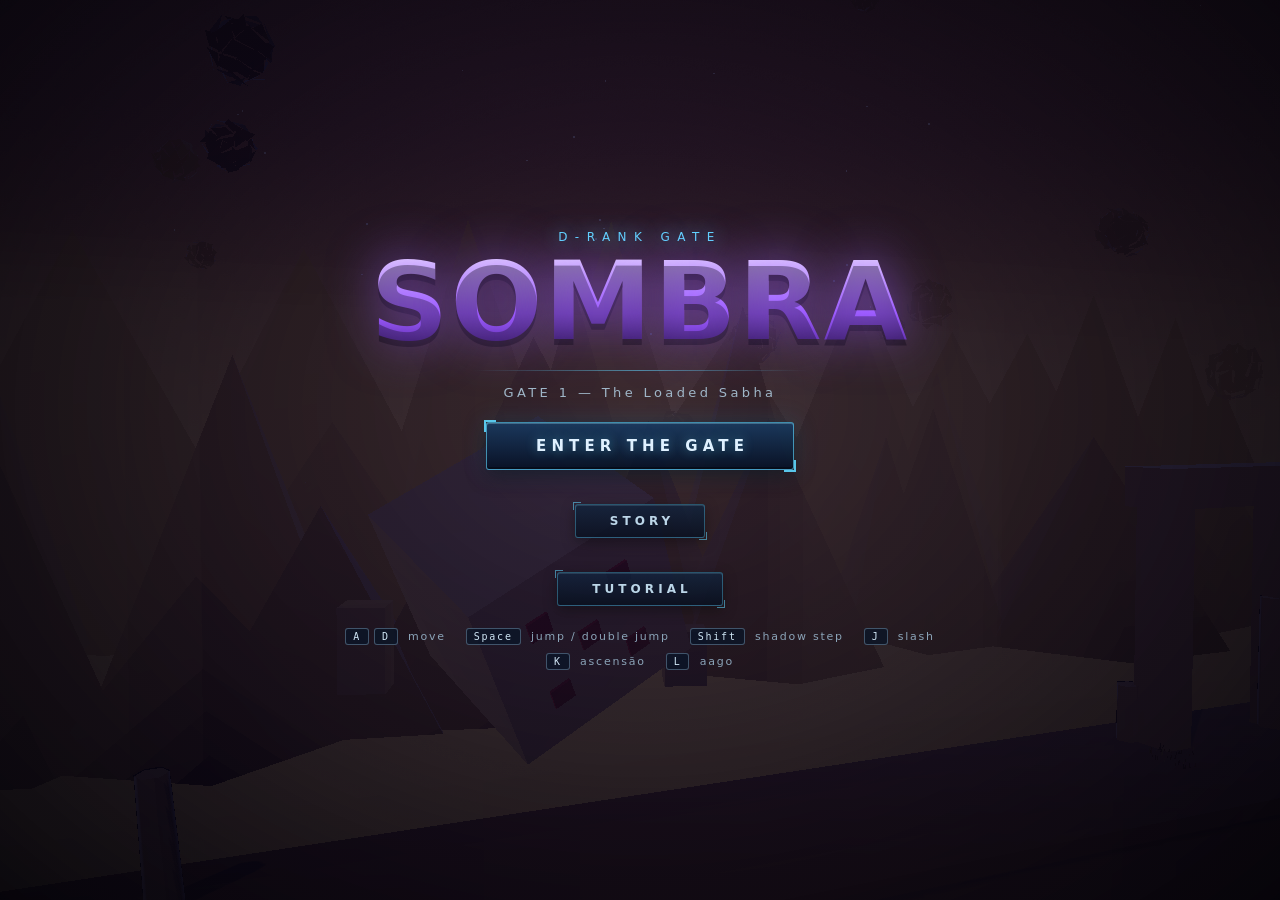
<file: index.html>
<!doctype html>
<html lang="en">
<head>
<meta charset="utf-8">
<!-- `viewport-fit=cover` so the game reaches under a notch and `#touch` pads
     itself back out with the safe-area insets; `user-scalable=no` because a
     double-tap on the slash button is a double tap, not a zoom. -->
<meta name="viewport" content="width=device-width, initial-scale=1, viewport-fit=cover, user-scalable=no">
<title>SOMBRA</title>
<link rel="stylesheet" href="src/ui/style.css">
<script type="importmap">
{
  "imports": {
    "three": "./vendor/three/build/three.module.js",
    "three/addons/": "./vendor/three/addons/"
  }
}
</script>
</head>
<body>
<div id="stage">
  <canvas id="view"></canvas>

  <!-- Everything below is DOM overlay: the System's windows are HTML, not 3D. -->
  <div id="hud" class="hidden">
    <div class="bars">
      <div class="bar hp"><i></i><span>HP</span><b id="hp-text">100/100</b></div>
      <div class="bar mp"><i></i><span>MP</span><b id="mp-text">50/50</b></div>
      <div class="xp"><i></i></div>
      <div class="lvl">LV <b id="lvl-text">1</b></div>
    </div>
    <div id="rank" class="rank">
      <div class="letter">D</div>
      <div class="word">DORMANT</div>
      <div class="meter"><i></i></div>
    </div>
    <div id="combo" class="combo"><b>0</b><span>HITS</span></div>
    <!-- Rank-ups announce themselves over the fight. The corner meter went
         unnoticed across two playtests, and the fix for "I never looked at it"
         is not a bigger thing in the place nobody looks. -->
    <div id="rank-callout" class="rank-callout"><b></b><span></span></div>
    <div id="objective" class="objective"></div>
    <div id="boss-bar" class="boss-bar hidden">
      <div class="boss-name">DWAR-RAKSHAK</div>
      <div class="boss-track"><i></i></div>
    </div>
  </div>

  <!-- On-screen controls. Empty here and built from the layout descriptor in
       src/ui/touch.js, which is also what tools/touchcheck.js reads — markup
       can only be checked by looking at it. -->
  <div id="touch" class="hidden"></div>

  <div id="windows"></div>
  <div id="toasts"></div>

  <!-- The training hall's own control, shown only while it is open — see
       `main.js`'s `enterTutorial`. Available from the very first prompt, per
       issue #35: anyone who just wants to fight can leave immediately. -->
  <button id="tutorial-skip" class="cta secondary hidden">SKIP</button>

  <div id="title" class="screen">
    <div class="title-art">
      <div class="sub">D&#8209;RANK GATE</div>
      <h1><span>SOMBRA</span></h1>
      <div class="rule"></div>
      <p class="tag">Level 1 &mdash; Hollow of the Kneeling Stone</p>
    </div>
    <button id="start" class="cta">ENTER THE GATE</button>
    <!-- Only shown once a save has advanced past gate 1 — `main.js` unhides
         it. Resets the save and re-enters at gate 1, since `start` alone
         always resumes at the furthest gate reached and there was otherwise
         no way back to the beginning of the campaign short of clearing
         `localStorage` by hand. -->
    <button id="new-game" class="cta secondary hidden">NEW GAME</button>
    <!-- Always shown, unlike `new-game` — replays the pre-game opening
         on demand for anyone who wants to re-read it. See issue #34. -->
    <button id="story" class="cta secondary">STORY</button>
    <!-- Always shown — re-enters the training hall on demand, any time,
         independently of `new-game`'s campaign reset. See issue #35. -->
    <button id="tutorial-btn" class="cta secondary">TUTORIAL</button>
    <!-- Android shell only, and only where the consent SDK requires a way
         back to the consent form — `main.js` unhides it. Labelled from
         `STRINGS.PRIVACY_OPTIONS`. -->
    <button id="privacy-btn" class="cta secondary hidden"></button>
    <div class="controls-hint">
      <div><kbd>A</kbd><kbd>D</kbd> move</div>
      <div><kbd>Space</kbd> jump / double jump</div>
      <div><kbd>Shift</kbd> shadow step</div>
      <div><kbd>J</kbd> slash</div>
      <div><kbd>K</kbd> ascens&atilde;o</div>
      <div><kbd>L</kbd> aago</div>
    </div>
  </div>

  <div id="pause" class="screen hidden">
    <h2>PAUSED</h2>
    <button id="resume" class="cta">RESUME</button>
    <div class="controls-hint"><div><kbd>Esc</kbd> resume</div><div><kbd>R</kbd> restart gate</div></div>
  </div>

  <div id="death" class="screen hidden">
    <h2 class="fail">YOU HAVE DIED</h2>
    <p class="tag">The gate does not remember you.</p>
    <!-- The rewarded-ad revive. Hidden unless `Game.secondWindOffered()` says
         otherwise, which under the null ad bridge — the web build, Pages,
         `?sim` — is never. Labelled from `STRINGS` by `HUD`. -->
    <button id="second-wind" class="cta second-wind hidden"><b></b><small></small></button>
    <button id="retry" class="cta">RISE AGAIN</button>
  </div>

  <div id="clear" class="screen hidden">
    <h2 class="win">GATE CLEARED</h2>
    <div id="clear-stats" class="stats"></div>
    <button id="again" class="cta">RUN IT AGAIN</button>
  </div>

  <div id="boot" class="screen">
    <div class="boot-mark">&#10022;</div>
    <p>AWAKENING&hellip;</p>
  </div>
</div>
<script type="module" src="src/main.js"></script>
</body>
</html>
</file>
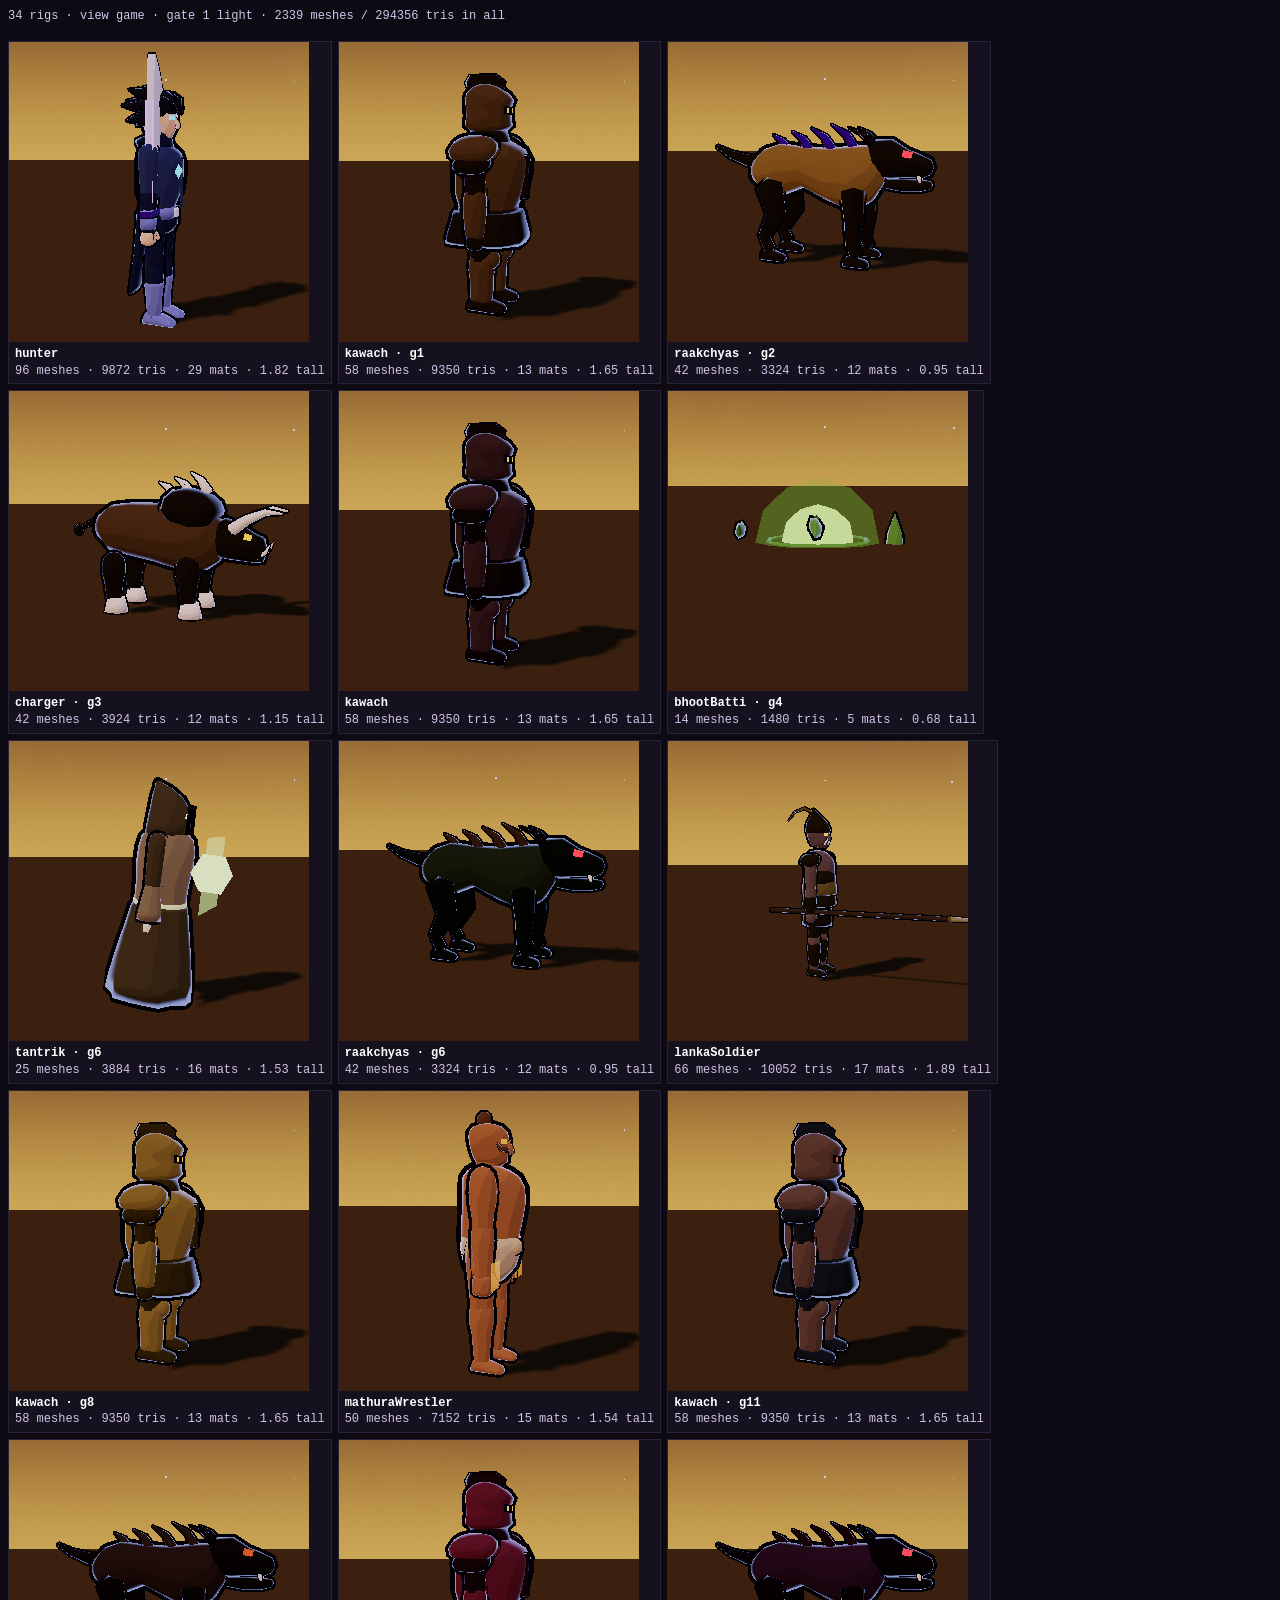
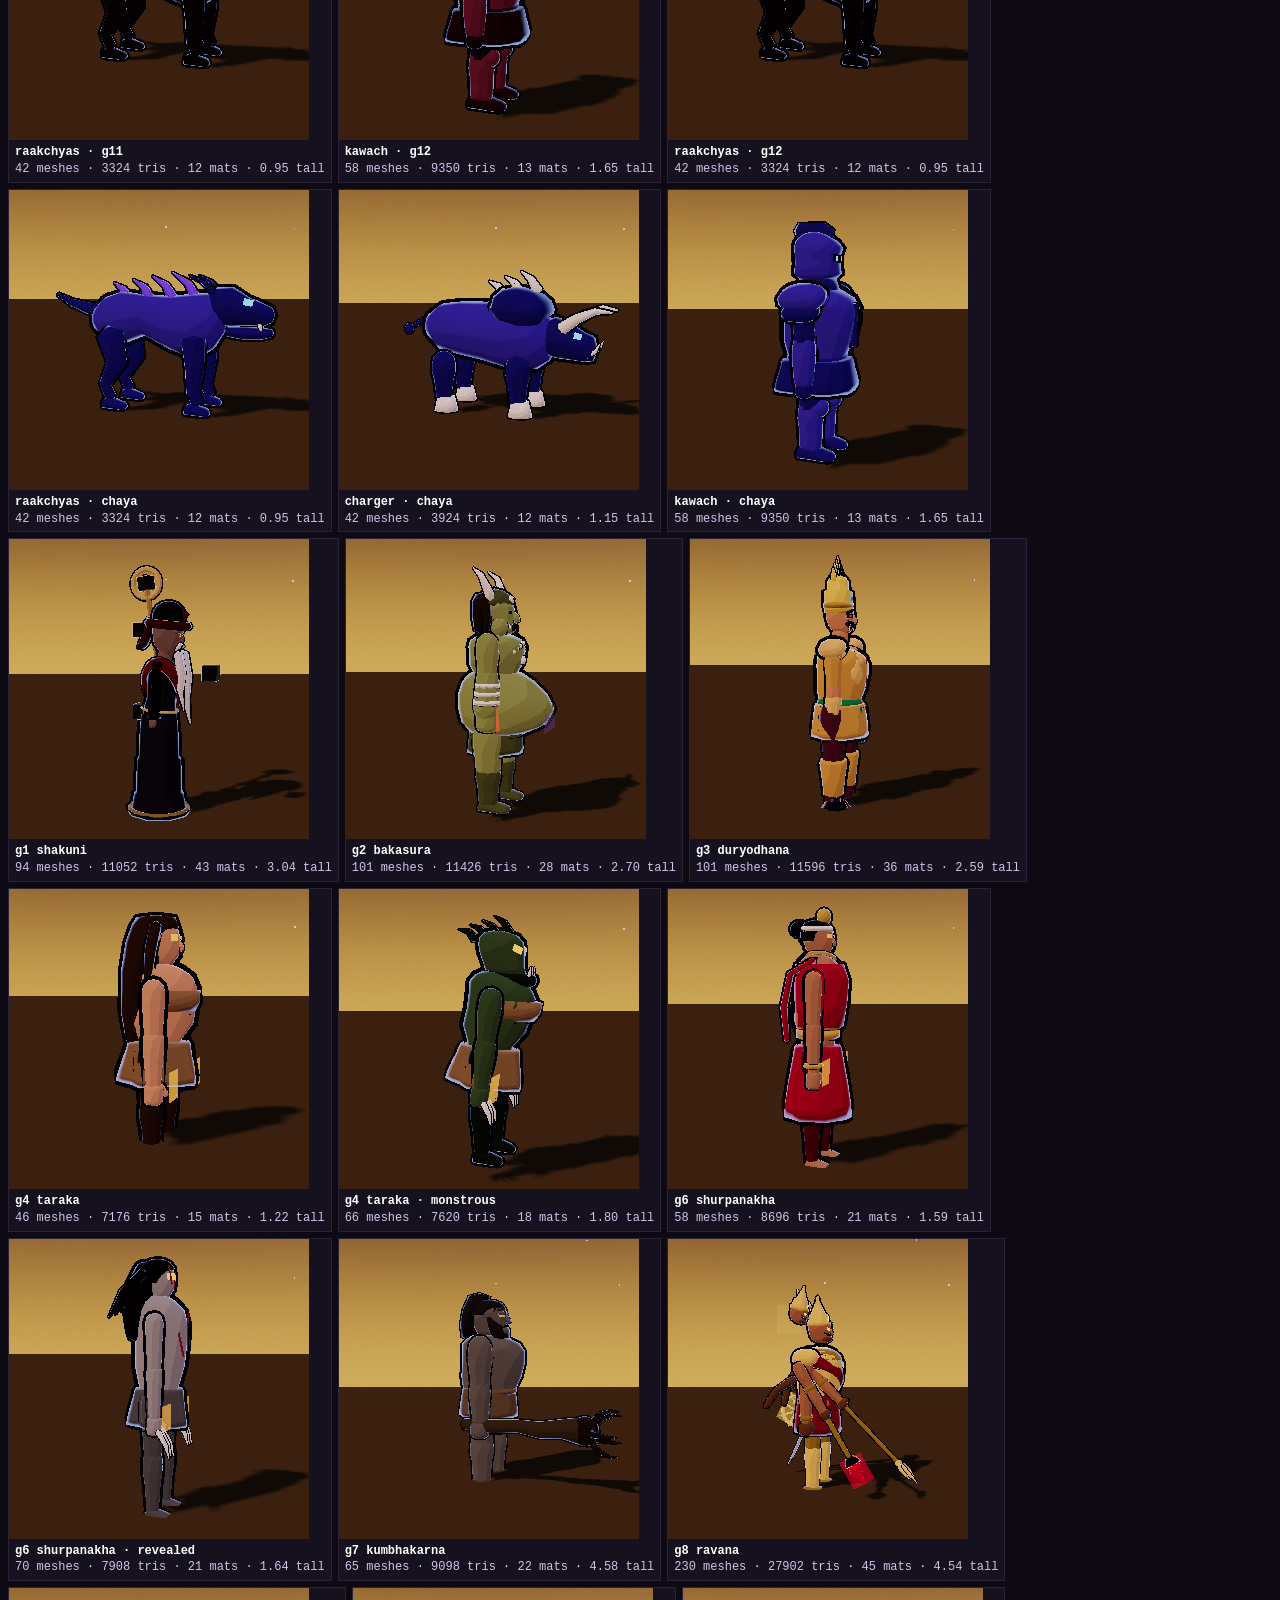
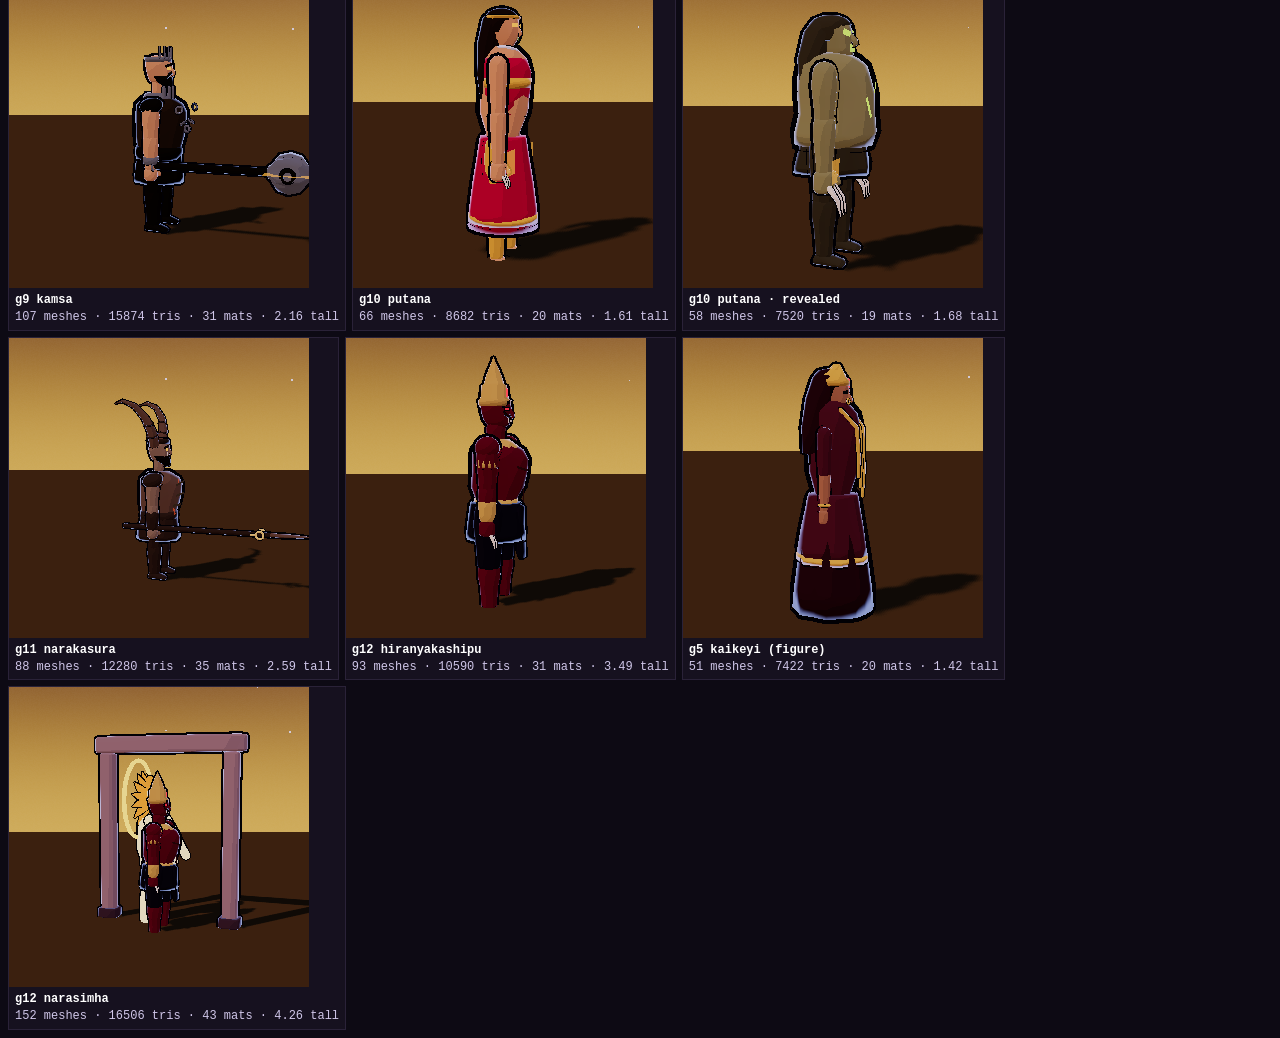
<file: tools/gallery.html>
<!doctype html>
<html lang="en">
<head>
<meta charset="utf-8">
<meta name="viewport" content="width=device-width, initial-scale=1">
<title>SOMBRA — rig gallery</title>
<!-- Every character the campaign builds, lit and tone-mapped the way the game
     is, one cell each. `?sim` cannot see geometry; this is how an art pass is
     looked at. Serve with tools/serve.py and open /tools/gallery.html.
       ?rig=hunter,kawach        only these (substring match on the label)
       &view=game|front|back|face camera: the game's angle (default), the
                                  face-on +X view, from behind, or a head crop
       &pose=bend                 bend every elbow/knee/shoulder/hip, to see
                                  what a joint looks like mid-swing
       &gate=N                    light with gate N's realm (1-based)
       &size=N                    cell size in px (default 300) -->
<style>
  :root { color-scheme: dark; }
  body { margin: 0; background: #0d0a14; color: #cfc6e8; font: 12px/1.4 ui-monospace, Menlo, monospace; }
  #grid { display: flex; flex-wrap: wrap; gap: 6px; padding: 8px; }
  figure { margin: 0; background: #16111f; border: 1px solid #2a2238; }
  figure img { display: block; }
  figcaption { padding: 4px 6px; white-space: pre; }
  figcaption b { color: #fff; }
  #status { padding: 8px; }
</style>
<script type="importmap">
{
  "imports": {
    "three": "../vendor/three/build/three.module.js",
    "three/addons/": "../vendor/three/addons/"
  }
}
</script>
</head>
<body>
<div id="status">building…</div>
<div id="grid"></div>
<script type="module" src="gallery.js"></script>
</body>
</html>
</file>
<file: src/ui/style.css>
/* The System's interface.
   Everything here is DOM sitting over the WebGL canvas: translucent blue-black
   panels, thin cyan rules, wide letter-spacing. */

:root {
  --cyan: #5fd8ff;
  --cyan-dim: #2b7ea8;
  --violet: #9d5cff;
  --amber: #ffb347;
  --crimson: #ff4d5e;
  --panel: rgba(10, 20, 38, 0.82);
  --panel-edge: rgba(95, 216, 255, 0.55);
  --ink: #dff1ff;
  --sans: 'Avenir Next Condensed', 'Helvetica Neue', 'Arial Narrow', system-ui, sans-serif;
  --mono: 'SF Mono', 'JetBrains Mono', Menlo, monospace;
}

* { box-sizing: border-box; margin: 0; padding: 0; }

html, body {
  height: 100%;
  background: #06040e;
  overflow: hidden;
  font-family: var(--sans);
  color: var(--ink);
  -webkit-font-smoothing: antialiased;
  cursor: default;
  user-select: none;
}

#stage { position: fixed; inset: 0; }
#view { display: block; width: 100%; height: 100%; }
.hidden { display: none !important; }

/* ---------- HUD ---------- */

#hud {
  position: absolute;
  inset: 0;
  pointer-events: none;
  padding: 22px 26px;
}

.bars { width: min(30vw, 340px); }

.bar {
  position: relative;
  height: 17px;
  margin-bottom: 6px;
  background: rgba(4, 10, 22, 0.72);
  border: 1px solid rgba(120, 170, 210, 0.35);
  transform: skewX(-18deg);
  overflow: hidden;
}
.bar i {
  position: absolute;
  inset: 0;
  transform-origin: left;
  transition: transform 0.18s cubic-bezier(0.2, 0.9, 0.3, 1);
}
.bar.hp i { background: linear-gradient(90deg, #2fd6a8, #7ff2c9); box-shadow: 0 0 18px #2fd6a8aa; }
.bar.mp i { background: linear-gradient(90deg, #3f7fe8, #7fd0ff); box-shadow: 0 0 18px #3f7fe8aa; }
.bar.hp.low i { background: linear-gradient(90deg, #d63b52, #ff8a97); box-shadow: 0 0 22px #ff4d5eaa; }
.bar span {
  position: absolute;
  left: 9px;
  top: 1px;
  transform: skewX(18deg);
  font-size: 11px;
  letter-spacing: 0.22em;
  font-weight: 700;
  text-shadow: 0 1px 3px #000;
}
.bar b {
  position: absolute;
  right: 9px;
  top: 1px;
  transform: skewX(18deg);
  font-size: 11px;
  font-family: var(--mono);
  font-weight: 500;
  text-shadow: 0 1px 3px #000;
}

.xp {
  height: 4px;
  width: 62%;
  background: rgba(4, 10, 22, 0.72);
  transform: skewX(-18deg);
  overflow: hidden;
  border: 1px solid rgba(120, 170, 210, 0.22);
}
.xp i {
  display: block;
  height: 100%;
  background: var(--amber);
  box-shadow: 0 0 12px var(--amber);
  transform-origin: left;
  transform: scaleX(0);
  transition: transform 0.3s ease-out;
}

.lvl {
  margin-top: 7px;
  font-size: 12px;
  letter-spacing: 0.3em;
  color: #9fc4dd;
}
.lvl b { color: #fff; font-size: 16px; text-shadow: 0 0 14px var(--cyan); }

/* ---------- Style rank (Devil May Cry's contribution) ---------- */

#rank {
  position: absolute;
  right: 26px;
  top: 20px;
  width: 190px;
  text-align: right;
  opacity: 0;
  transform: translateX(28px);
  transition: opacity 0.22s, transform 0.22s;
}
#rank.on { opacity: 1; transform: none; }
/* Rank-up needs to happen in peripheral vision — the playtest never noticed the
   meter at all until it was pointed out. */
#rank.bump .letter { animation: rankBump 0.42s cubic-bezier(0.16, 1, 0.3, 1); }
@keyframes rankBump {
  0% { transform: scale(1.75); filter: brightness(2.4); }
  60% { transform: scale(0.94); }
  100% { transform: scale(1); filter: brightness(1); }
}
#rank .letter {
  font-size: 104px;
  line-height: 0.82;
  font-weight: 800;
  font-style: italic;
  letter-spacing: -0.03em;
  color: #fff;
  text-shadow: 0 0 26px currentColor, 0 5px 0 rgba(0, 0, 0, 0.45);
}
#rank .word {
  font-size: 16px;
  letter-spacing: 0.26em;
  font-weight: 700;
  margin-top: 2px;
  opacity: 0.92;
}
#rank .meter {
  margin-top: 7px;
  height: 6px;
  background: rgba(4, 10, 22, 0.7);
  transform: skewX(-18deg);
  overflow: hidden;
}
#rank .meter i {
  display: block;
  height: 100%;
  background: currentColor;
  transform-origin: right;
  transform: scaleX(0);
}
/* One source of truth for rank colour: the corner meter and the callout wear
   the same class, so they can never drift apart. */
#rank.r0, .rank-callout.r0 { color: #8fa6b8; }
#rank.r1, .rank-callout.r1 { color: #7fd0ff; }
#rank.r2, .rank-callout.r2 { color: #7ff2c9; }
#rank.r3, .rank-callout.r3 { color: #ffd24d; }
#rank.r4, .rank-callout.r4 { color: #ff8a3d; }
#rank.r5, .rank-callout.r5 { color: #ff4d7e; }

/* Rank-up, announced over the fight.
 *
 * The corner meter was reported unnoticed in round 1, and unnoticed again in
 * round 2 after the letter went 76px -> 104px with a flash on rank-up. Making
 * the thing in the corner louder was answering the wrong question: the player
 * is watching the hunter, not the top-right of the screen, so the meter has to
 * come to them once, at the moment it changes, and then get out of the way.
 *
 * Anchored just above centre and pinned behind the play area's focal point, it
 * inherits the rank colour from #rank via a custom property so the two can
 * never disagree. */
.rank-callout {
  position: absolute;
  left: 50%;
  top: 34%;
  transform: translate(-50%, -50%);
  text-align: center;
  pointer-events: none;
  opacity: 0;
  color: #fff;
}
.rank-callout.on {
  animation: rankCallout 0.95s cubic-bezier(0.16, 1, 0.3, 1) forwards;
}
.rank-callout b {
  display: block;
  font-size: 128px;
  line-height: 0.85;
  font-weight: 800;
  font-style: italic;
  letter-spacing: -0.04em;
  text-shadow: 0 0 40px currentColor, 0 0 90px currentColor, 0 6px 0 rgba(0, 0, 0, 0.5);
}
.rank-callout span {
  display: block;
  margin-top: 6px;
  font-size: 20px;
  font-weight: 700;
  letter-spacing: 0.42em;
  text-indent: 0.42em;
  text-shadow: 0 0 18px currentColor;
}
@keyframes rankCallout {
  0% { opacity: 0; transform: translate(-50%, -50%) scale(0.55) skewX(-12deg); }
  18% { opacity: 1; transform: translate(-50%, -50%) scale(1.12) skewX(-12deg); }
  34% { transform: translate(-50%, -50%) scale(1) skewX(-12deg); }
  70% { opacity: 0.95; }
  100% { opacity: 0; transform: translate(-50%, -58%) scale(1.04) skewX(-12deg); }
}
@media (prefers-reduced-motion: reduce) {
  .rank-callout.on { animation-duration: 0.6s; }
}

#combo {
  position: absolute;
  right: 30px;
  top: 176px;
  text-align: right;
  opacity: 0;
  transition: opacity 0.2s;
}
#combo.on { opacity: 1; }
#combo b {
  font-size: 40px;
  font-style: italic;
  font-weight: 800;
  color: #fff;
  text-shadow: 0 0 20px var(--cyan);
}
#combo span { font-size: 11px; letter-spacing: 0.3em; margin-left: 5px; color: #9fc4dd; }

.objective {
  position: absolute;
  left: 0;
  right: 0;
  bottom: 34px;
  text-align: center;
  font-size: 13px;
  letter-spacing: 0.3em;
  color: #bcd8ec;
  text-shadow: 0 2px 10px #000;
  opacity: 0;
  transition: opacity 0.4s;
}
.objective.on { opacity: 0.95; }

/* ---------- Boss bar ---------- */

.boss-bar {
  position: absolute;
  left: 50%;
  transform: translateX(-50%);
  bottom: 62px;
  width: min(58vw, 720px);
  text-align: center;
}
.boss-name {
  font-size: 13px;
  letter-spacing: 0.42em;
  margin-bottom: 6px;
  color: #e6d2ff;
  text-shadow: 0 0 16px var(--violet);
}
.boss-track {
  height: 11px;
  background: rgba(4, 10, 22, 0.8);
  border: 1px solid rgba(157, 92, 255, 0.5);
  transform: skewX(-18deg);
  overflow: hidden;
}
.boss-track i {
  display: block;
  height: 100%;
  background: linear-gradient(90deg, #6a2fd6, #c9a3ff);
  box-shadow: 0 0 20px #9d5cffcc;
  transform-origin: left;
  transition: transform 0.2s ease-out;
}

/* ---------- System windows ---------- */

#windows {
  position: absolute;
  inset: 0;
  display: grid;
  justify-items: center;
  /* `start` rather than `center`: it packs whatever rows exist — ordinarily
   * one, occasionally two if a second window opens before the first closes —
   * at the top instead of spreading them across the full height. Grid's rows
   * size to their content by default, unlike a flex row's cross-axis, so
   * nothing here stretches a window to fill the container. */
  align-content: start;
  /* Anchored near the top rather than dead centre. The camera frames the
   * hunter around the vertical middle of the screen — see the note on
   * `.rank-callout` — and a window sitting there covers the fight it is
   * reporting on, which is what a phone playtest measured directly: centred,
   * the panel's lower edge crossed the hunter's chest with enemies still
   * live. Up here it clears that band at every width the layout supports. */
  padding-top: 8vh;
  pointer-events: none;
}

.sys-window {
  /* Scales with the viewport — the idiom `.bars` and `.boss-bar` already use —
   * rather than being pinned in pixels. `78vw` does not bind until the
   * viewport drops under ~423px (min) / ~564px (max), so nothing changes at
   * desktop widths; at 360px wide it caps the panel at 78% of the screen,
   * against the 94% the fixed 330px `min-width` alone measured there. */
  min-width: min(330px, 78vw);
  max-width: min(440px, 78vw);
  /* Lower than it was — 0.93 down to 0.85 — so the fight reads through it
   * now that there is no blur behind it — see below. */
  background: rgba(10, 20, 38, 0.85);
  border: 1px solid var(--panel-edge);
  box-shadow: 0 0 40px rgba(50, 160, 220, 0.28), inset 0 0 30px rgba(40, 120, 190, 0.14);
  padding: 20px 26px 22px;
  text-align: center;
  animation: sysIn 0.28s cubic-bezier(0.16, 1, 0.3, 1);
  /* Nothing here promotes this element onto its own compositor layer, and that
   * is deliberate — it was the frame-skip.
   *
   * This window used to carry `backdrop-filter: blur(3px)` plus the
   * `will-change` and `translateZ(0)` that accelerate it. Over a full-screen
   * WebGL canvas an own-layer element makes the browser keep a separate texture
   * and re-composite it every frame the window is alive, so the cost lasts as
   * long as the window rather than being paid once when it opens. Removing the
   * filter alone changed nothing; removing the layer with it fixed it.
   *
   * Do not reintroduce `will-change`, `translateZ(0)`, `backdrop-filter` or a
   * `filter` here without measuring. See `docs/DECISIONS.md`. */
}
.sys-window.out { animation: sysOut 0.24s ease-in forwards; }
/* Unlike every other `.sys-window`, this one holds until clicked rather than
 * timing itself out, so it needs the clicks `#windows` otherwise blocks —
 * see the note on `#windows` above `pointer-events: none`. Stacks directly
 * below whatever `_fireBeats('cleared')` opened, via DOM order in the same
 * grid column, rather than fighting it for centre screen. */
.boss-rest { pointer-events: auto; margin-top: 14px; }
.boss-rest .cta { margin-top: 4px; }
/* A paged story-beat window's NEXT button needs the same click-through as
 * `.boss-rest` above — see the note on `#windows` above `pointer-events: none`. */
.sys-window.paging { pointer-events: auto; }
/* The System reporting that it has no record of a place, rather than the
 * game failing to render one — a stutter in the window's own opacity, not in
 * the frame around it. Only `opacity`/`transform` move, same as `sysIn` next
 * to it: the note above is explicit that `filter`/`backdrop-filter` on this
 * element cost a frame-skip once already. */
.sys-window.glitch { animation: sysIn 0.28s cubic-bezier(0.16, 1, 0.3, 1), sysGlitch 0.42s steps(1) 0.28s 2; }
@keyframes sysGlitch {
  0%, 100% { opacity: 1; transform: none; }
  35% { opacity: 0.55; transform: translateX(-3px); }
  60% { opacity: 0.85; transform: translateX(2px); }
}
.sys-window h3 {
  font-size: 13px;
  letter-spacing: 0.42em;
  color: var(--cyan);
  font-weight: 700;
  margin-bottom: 12px;
}
.sys-window .divider {
  height: 1px;
  background: linear-gradient(90deg, transparent, var(--panel-edge), transparent);
  margin: 10px 0 12px;
}
/* `docs/DECISIONS.md` § "A Warden's intro and defeat are a scene, not a
 * line" — `.big` used to render as an oversized, glowing headline against
 * `p`'s plain paragraph, so a two-sentence beat read as a title plus a
 * caption. `h3` above is the only element in this window still allowed a
 * distinct treatment — it names who is speaking, once, per window. Every
 * sentence of what they actually say, however many a beat carries, renders
 * identically: this rule, not just this one selector. */
.sys-window p, .sys-window .big {
  font-size: 15px;
  font-weight: 400;
  line-height: 1.5;
  letter-spacing: 0.04em;
  margin: 0 0 6px;
  text-shadow: none;
}
.sys-window p:last-child, .sys-window .big:last-child { margin-bottom: 0; }
.sys-window ul { list-style: none; font-family: var(--mono); font-size: 13px; }
.sys-window li { display: flex; justify-content: space-between; padding: 3px 0; }
.sys-window li span { color: #8fb4cc; }
.sys-window li b { color: #fff; }
.sys-window li b.up { color: #7ff2c9; }

@keyframes sysIn {
  from { opacity: 0; transform: translateY(14px) scale(0.94); }
  to { opacity: 1; transform: none; }
}
@keyframes sysOut {
  to { opacity: 0; transform: translateY(-10px) scale(0.97); }
}

/* ---------- Toasts (level up, quest ticks) ---------- */

#toasts {
  position: absolute;
  left: 50%;
  top: 15%;
  transform: translateX(-50%);
  display: flex;
  flex-direction: column;
  gap: 8px;
  align-items: center;
  pointer-events: none;
}
.toast {
  background: var(--panel);
  border-left: 3px solid var(--cyan);
  padding: 8px 20px;
  font-size: 13px;
  letter-spacing: 0.2em;
  max-width: 86vw;
  text-align: center;
  box-shadow: 0 0 26px rgba(50, 160, 220, 0.3);
  animation: toastIn 0.3s cubic-bezier(0.16, 1, 0.3, 1);
}
.toast.warn { border-left-color: var(--crimson); }
.toast.gold { border-left-color: var(--amber); }
.toast.out { animation: toastOut 0.35s ease-in forwards; }
@keyframes toastIn { from { opacity: 0; transform: translateX(-26px); } to { opacity: 1; transform: none; } }
@keyframes toastOut { to { opacity: 0; transform: translateY(-14px); } }

/* ---------- The training hall's SKIP control ---------- */

/* Fixed rather than laid out with the HUD: it has to survive every prompt the
   hall shows, including the very first one, and a HUD element positioned
   among the vitals bars would fight `#windows` for the same corner of the
   screen those already occupy. See `main.js`'s `enterTutorial`. */
#tutorial-skip {
  position: fixed;
  top: 18px;
  right: 18px;
  z-index: 6;
}

/* ---------- Full screens ---------- */

.screen {
  position: absolute;
  inset: 0;
  display: flex;
  flex-direction: column;
  align-items: center;
  justify-content: center;
  gap: 22px;
  /* Denser than it was, because there is no blur behind it any more.
   *
   * These overlays carried `backdrop-filter: blur(2px)`, which is a per-frame
   * composite over whatever the canvas is drawing — and the title screen draws
   * a slowly drifting camera behind it for as long as the page is open. That
   * makes it a permanent cost on the first thing a visitor sees, for a 2px
   * blur nobody is looking at. The gradient was already doing the separation
   * work; it now does all of it.
   *
   * Not to be confused with the frame-skip, which was the compositor layer on
   * `.sys-window` and is fixed. See the note there. */
  background: radial-gradient(ellipse at 50% 45%, rgba(20, 10, 46, 0.72), rgba(4, 3, 10, 0.97));
  z-index: 10;
}

#boot { background: #06040e; gap: 14px; }
#boot .boot-mark { font-size: 40px; color: var(--violet); animation: pulse 1.5s ease-in-out infinite; }
#boot p { font-size: 12px; letter-spacing: 0.5em; color: #6f8ba0; }
@keyframes pulse { 50% { opacity: 0.25; } }

.title-art { text-align: center; }
.title-art .sub {
  font-size: 12px;
  letter-spacing: 0.62em;
  color: var(--cyan);
  margin-bottom: 10px;
  text-shadow: 0 0 18px var(--cyan);
}
.title-art h1 {
  font-size: clamp(46px, 9vw, 108px);
  font-weight: 800;
  line-height: 0.88;
  letter-spacing: 0.02em;
  text-shadow: 0 0 50px rgba(157, 92, 255, 0.65), 0 6px 0 rgba(0, 0, 0, 0.4);
}
.title-art h1 span {
  display: block;
  color: transparent;
  background: linear-gradient(180deg, #e9d9ff, #9d5cff 62%, #4a1f8f);
  -webkit-background-clip: text;
  background-clip: text;
}
.title-art .rule {
  height: 1px;
  margin: 20px auto 14px;
  width: 62%;
  background: linear-gradient(90deg, transparent, var(--panel-edge), transparent);
}
.tag { font-size: 13px; letter-spacing: 0.26em; color: #9fb6c8; }

/* A phone held landscape is ~410 CSS px tall, and the title screen can carry
 * five buttons there — NEW GAME once a save moves past gate 1, PRIVACY
 * OPTIONS in the Android shell where consent law needs it. At the desktop
 * spacing that column is ~490 px and the logo and the last button fall off
 * both edges, so short viewports tighten the column rather than drop a
 * button: the logo scales with the height and the gaps close up. */
@media (max-height: 520px) {
  #title { gap: 8px; }
  #title .cta.secondary { margin-top: 0; padding: 7px 24px; }
  .title-art h1 { font-size: min(clamp(46px, 9vw, 108px), 15vh); }
  .title-art .sub { margin-bottom: 4px; }
  .title-art .rule { margin: 10px auto 8px; }
}

h2 { font-size: clamp(34px, 6vw, 62px); font-weight: 800; letter-spacing: 0.06em; }
h2.fail { color: var(--crimson); text-shadow: 0 0 44px rgba(255, 77, 94, 0.6); }
h2.win { color: #7ff2c9; text-shadow: 0 0 44px rgba(127, 242, 201, 0.55); }

/* The System's buttons: a lit panel with a cyan edge, bracketed at two
 * corners like the windows' own frames, and a sheen that crosses on hover.
 * No `filter`, `backdrop-filter` or `will-change` — see `.sys-window`. */
.cta {
  position: relative;
  pointer-events: auto;
  background:
    linear-gradient(105deg, transparent 38%, rgba(170, 235, 255, 0.16) 50%, transparent 62%) -160% 0 / 250% 100% no-repeat,
    linear-gradient(180deg, rgba(26, 58, 96, 0.94), rgba(8, 18, 38, 0.94));
  border: 1px solid rgba(95, 216, 255, 0.62);
  border-radius: 3px;
  color: var(--ink);
  font-family: var(--sans);
  font-size: 15px;
  font-weight: 700;
  letter-spacing: 0.34em;
  padding: 14px 44px 14px calc(44px + 0.34em);
  cursor: pointer;
  text-shadow: 0 0 12px rgba(95, 216, 255, 0.45);
  box-shadow:
    inset 0 1px 0 rgba(170, 235, 255, 0.28),
    inset 0 -2px 0 rgba(0, 0, 0, 0.35),
    0 6px 20px rgba(0, 0, 0, 0.45),
    0 0 24px rgba(50, 160, 220, 0.22);
  transition: background-position 0.5s ease, box-shadow 0.16s, transform 0.12s, border-color 0.16s;
}
/* Corner brackets, top-left and bottom-right. */
.cta::before,
.cta::after {
  content: '';
  position: absolute;
  width: 10px;
  height: 10px;
  border: 2px solid var(--cyan);
  pointer-events: none;
  opacity: 0.9;
}
.cta::before { top: -3px; left: -3px; border-right: 0; border-bottom: 0; }
.cta::after { bottom: -3px; right: -3px; border-left: 0; border-top: 0; }
.cta:hover {
  background-position: 160% 0, 0 0;
  border-color: var(--cyan);
  box-shadow:
    inset 0 1px 0 rgba(190, 240, 255, 0.4),
    inset 0 -2px 0 rgba(0, 0, 0, 0.35),
    0 8px 24px rgba(0, 0, 0, 0.5),
    0 0 36px rgba(95, 216, 255, 0.5);
  transform: translateY(-1px);
}
.cta:active {
  transform: translateY(1px);
  box-shadow: inset 0 2px 6px rgba(0, 0, 0, 0.5), 0 0 18px rgba(95, 216, 255, 0.35);
}
.cta:focus-visible { outline: 2px solid var(--cyan); outline-offset: 4px; }
.cta.secondary {
  margin-top: 12px;
  padding: 9px 30px 9px calc(30px + 0.34em);
  font-size: 12px;
  color: #bcd6e8;
  background:
    linear-gradient(105deg, transparent 38%, rgba(170, 235, 255, 0.12) 50%, transparent 62%) -160% 0 / 250% 100% no-repeat,
    linear-gradient(180deg, rgba(18, 36, 62, 0.82), rgba(8, 16, 32, 0.82));
  border-color: rgba(95, 216, 255, 0.34);
  text-shadow: none;
  box-shadow: inset 0 1px 0 rgba(170, 235, 255, 0.14), 0 4px 14px rgba(0, 0, 0, 0.35);
}
.cta.secondary::before,
.cta.secondary::after { width: 7px; height: 7px; border-width: 1px; opacity: 0.55; }
.cta.secondary:hover { color: var(--ink); border-color: rgba(95, 216, 255, 0.7); }
/* The second wind on the death screen. Two lines: the verb, and what
 * pressing it costs — the word "ad" is on the button, not behind it. Gold
 * rather than cyan, so the offer reads as its own thing beside RISE AGAIN. */
.cta.second-wind {
  display: flex;
  flex-direction: column;
  align-items: center;
  gap: 5px;
  border-color: rgba(255, 179, 71, 0.7);
  background:
    linear-gradient(105deg, transparent 38%, rgba(255, 220, 160, 0.18) 50%, transparent 62%) -160% 0 / 250% 100% no-repeat,
    linear-gradient(180deg, rgba(74, 48, 20, 0.94), rgba(26, 16, 8, 0.94));
  text-shadow: 0 0 12px rgba(255, 179, 71, 0.5);
  box-shadow:
    inset 0 1px 0 rgba(255, 220, 160, 0.3),
    inset 0 -2px 0 rgba(0, 0, 0, 0.35),
    0 6px 20px rgba(0, 0, 0, 0.45),
    0 0 26px rgba(255, 179, 71, 0.25);
}
.cta.second-wind::before,
.cta.second-wind::after { border-color: var(--amber); }
.cta.second-wind:hover { border-color: var(--amber); box-shadow: inset 0 1px 0 rgba(255, 220, 160, 0.4), 0 8px 24px rgba(0, 0, 0, 0.5), 0 0 36px rgba(255, 179, 71, 0.5); }
.cta.second-wind small { font-size: 10px; font-weight: 500; letter-spacing: 0.22em; opacity: 0.75; text-transform: uppercase; }

.controls-hint {
  display: flex;
  flex-wrap: wrap;
  gap: 8px 20px;
  justify-content: center;
  max-width: 620px;
  font-size: 11px;
  letter-spacing: 0.16em;
  color: #8ba4b8;
}
kbd {
  display: inline-block;
  min-width: 22px;
  padding: 2px 7px;
  margin-right: 5px;
  border: 1px solid rgba(140, 180, 210, 0.4);
  border-radius: 3px;
  background: rgba(10, 22, 40, 0.75);
  font-family: var(--mono);
  font-size: 10px;
  color: #cfe6f5;
}

.stats {
  font-family: var(--mono);
  font-size: 14px;
  line-height: 2;
  min-width: 300px;
}
.stats div { display: flex; justify-content: space-between; gap: 40px; }
.stats span { color: #8fb4cc; }
.stats b { color: #fff; }

/* ---------- Touch controls ---------- */

/* Sizes and positions are not here. Every number lives in the layout
   descriptor in src/ui/touch.js, which writes `--b` and the per-target offsets
   as inline styles — because tools/touchcheck.js has to be able to read the
   layout and answer whether all seven verbs are reachable at four screen
   sizes, and it cannot read a stylesheet. What is left here is appearance.

   Below `.screen`'s z-index, so the title, pause, death and clear overlays sit
   over the controls rather than under them. */
#touch {
  position: absolute;
  inset: 0;
  z-index: 5;
  /* The container catches nothing: only the targets do, so the clear space
     between them is not a wall in front of the fight. */
  pointer-events: none;
  touch-action: none;
  /* Absolutely positioned children resolve against the padding box, so this is
     what keeps a button out from under a notch or a home indicator. */
  padding: 0 env(safe-area-inset-right) env(safe-area-inset-bottom) env(safe-area-inset-left);
}

.touch-target {
  position: absolute;
  pointer-events: auto;
  touch-action: none;
  -webkit-tap-highlight-color: transparent;
  -webkit-user-select: none;
  user-select: none;
  /* Resting translucency is deliberate and load-bearing: the play plane runs
     behind the bottom of the frame, and a control you cannot see through is a
     control that hides the enemy walking under it. */
  background: radial-gradient(circle at 50% 32%, rgba(60, 110, 170, 0.3), rgba(10, 20, 38, 0.26) 70%);
  border: 1.5px solid rgba(120, 170, 210, 0.36);
  box-shadow: 0 0 16px rgba(6, 12, 26, 0.5), inset 0 0 0 3px rgba(10, 20, 38, 0.25), inset 0 1px 0 rgba(170, 225, 255, 0.18);
  transition: background 0.08s, border-color 0.08s, box-shadow 0.08s, transform 0.08s;
}

.touch-btn {
  border-radius: 50%;
  display: grid;
  place-items: center;
  color: #cfe6f5;
}
/* DASH's shoulder bar — a rounded rectangle rather than the round face
   buttons below it, the way a controller's L1/R1 reads against its diamond. */
.touch-btn.shoulder { border-radius: calc(var(--b) * 0.3); }
.touch-btn b {
  font-weight: 700;
  letter-spacing: 0.1em;
  text-shadow: 0 1px 3px #000;
  pointer-events: none;
}

/* Colour carries the grouping a thumb learns by position: the two swings cyan,
   the bolt blue like the mana bar, PUKAR violet like the shard it claims. */
.touch-btn.tone-plain { border-color: rgba(150, 178, 200, 0.36); color: #c2d4e2; }
.touch-btn.tone-cyan { border-color: rgba(95, 216, 255, 0.42); }
.touch-btn.tone-blue { border-color: rgba(63, 127, 232, 0.46); color: #bcd8ff; }
.touch-btn.tone-violet { border-color: rgba(157, 92, 255, 0.5); color: #dcc9ff; }

.touch-btn.on {
  background: rgba(36, 88, 142, 0.72);
  border-color: var(--cyan);
  box-shadow: 0 0 26px rgba(95, 216, 255, 0.5), inset 0 0 22px rgba(95, 216, 255, 0.22);
  transform: scale(0.93);
}
.touch-btn.tone-violet.on {
  background: rgba(78, 42, 132, 0.78);
  border-color: var(--violet);
  box-shadow: 0 0 26px rgba(157, 92, 255, 0.55), inset 0 0 22px rgba(157, 92, 255, 0.25);
}

/* The arrow pad's four targets are `.touch-btn`s like any other — see
   DECISIONS.md § Backlog: playtest round 2, "touch steer becomes a four-way
   arrow pad, not a knob". Round 3's playtest read the pad as asymmetric;
   DECISIONS.md § Backlog: playtest round 3 traced it to the four Unicode
   arrows (◀▶▼▲), whose glyph ink a font is free to centre differently per
   character. `.pad-arrow` is one triangle, pointing up, rotated per
   direction — the same shape turned four ways can't disagree with itself
   the way four separate glyphs could.

   A full circle (`.touch-btn`'s own 50%) inscribed in a square hit-box gives
   up its corners, and the pad's four hit-boxes only touch at their corners
   (`PAD_GAP`, `touch.js`) to keep the cross frame square — so two diagonal
   circles read as far apart even though their hit-boxes barely are. Rounding
   the pad's targets instead of circling them keeps the same hit-box math
   `tools/touchcheck.js` checks for overlap, while closing most of that
   dead corner space visually. */
.touch-btn:has(.pad-arrow) { border-radius: calc(var(--b) * 0.08); }
.pad-arrow {
  width: calc(var(--b) * 0.34);
  height: calc(var(--b) * 0.34);
  background: currentColor;
  clip-path: polygon(50% 0%, 100% 100%, 0% 100%);
  filter: drop-shadow(0 1px 2px #000);
  pointer-events: none;
}
.pad-arrow.dir-down { transform: rotate(180deg); }
.pad-arrow.dir-left { transform: rotate(-90deg); }
.pad-arrow.dir-right { transform: rotate(90deg); }

/* The keyboard legend on the title screen is a list of keys the device does
   not have. The buttons are labelled; nothing replaces it. */
body.touch .controls-hint { display: none; }

/* The two pieces of HUD that live along the bottom of the frame move up above
   the controls, keeping the order they had.

   Not cosmetic. The objective line is centred and the boss bar is 58vw wide, so
   on a phone both run under the button cluster — the boss's health, which is
   the one number the fight is read from, behind a thumb. `--b` is the touch
   layout's own unit, written onto the document by src/ui/touch.js, so this
   tracks the controls at every screen size instead of guessing at a gap. */
body.touch .objective { bottom: calc(var(--b) * 3.3); }
body.touch .boss-bar { bottom: calc(var(--b) * 3.95); }
</file>
